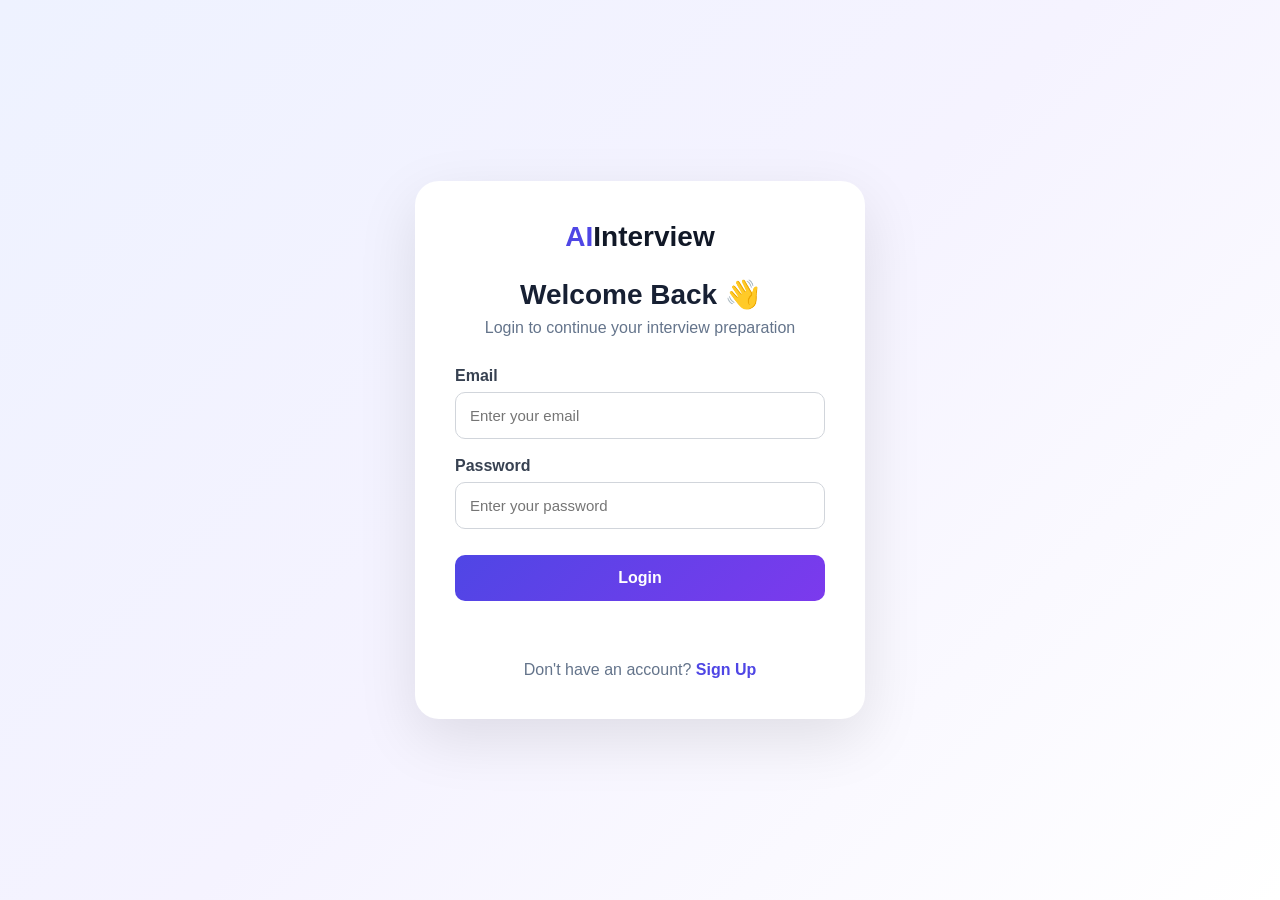
<file: index.html>
<!DOCTYPE html>
<html lang="en">

<head>

    <meta charset="UTF-8">

    <meta name="viewport" content="width=device-width, initial-scale=1.0">

    <title>Login - AI Interview</title>
    <link rel="icon" href="image/logo.png">
    <link rel="stylesheet" href="css/style.css">

</head>

<body>

    <div class="auth-container">

        <div class="auth-card">

            <div class="auth-logo">
                AI<span>Interview</span>
            </div>


            <h1>Welcome Back 👋</h1>

            <p class="auth-subtitle">
                Login to continue your interview preparation
            </p>


            <form id="loginForm">

                <div class="form-group">

                    <label>Email</label>

                    <input type="email" id="loginEmail" placeholder="Enter your email" required>

                </div>


                <div class="form-group">

                    <label>Password</label>

                    <input type="password" id="loginPassword" placeholder="Enter your password" required>

                </div>


                <button type="submit" class="auth-btn">

                    Login

                </button>

            </form>


            <p id="loginMessage" class="auth-message">
            </p>


            <div class="auth-footer">

                Don't have an account?

                <a href="signup.html">
                    Sign Up
                </a>

            </div>

        </div>

    </div>


    <script src="js/auth.js"></script>

</body>

</html>
</file>
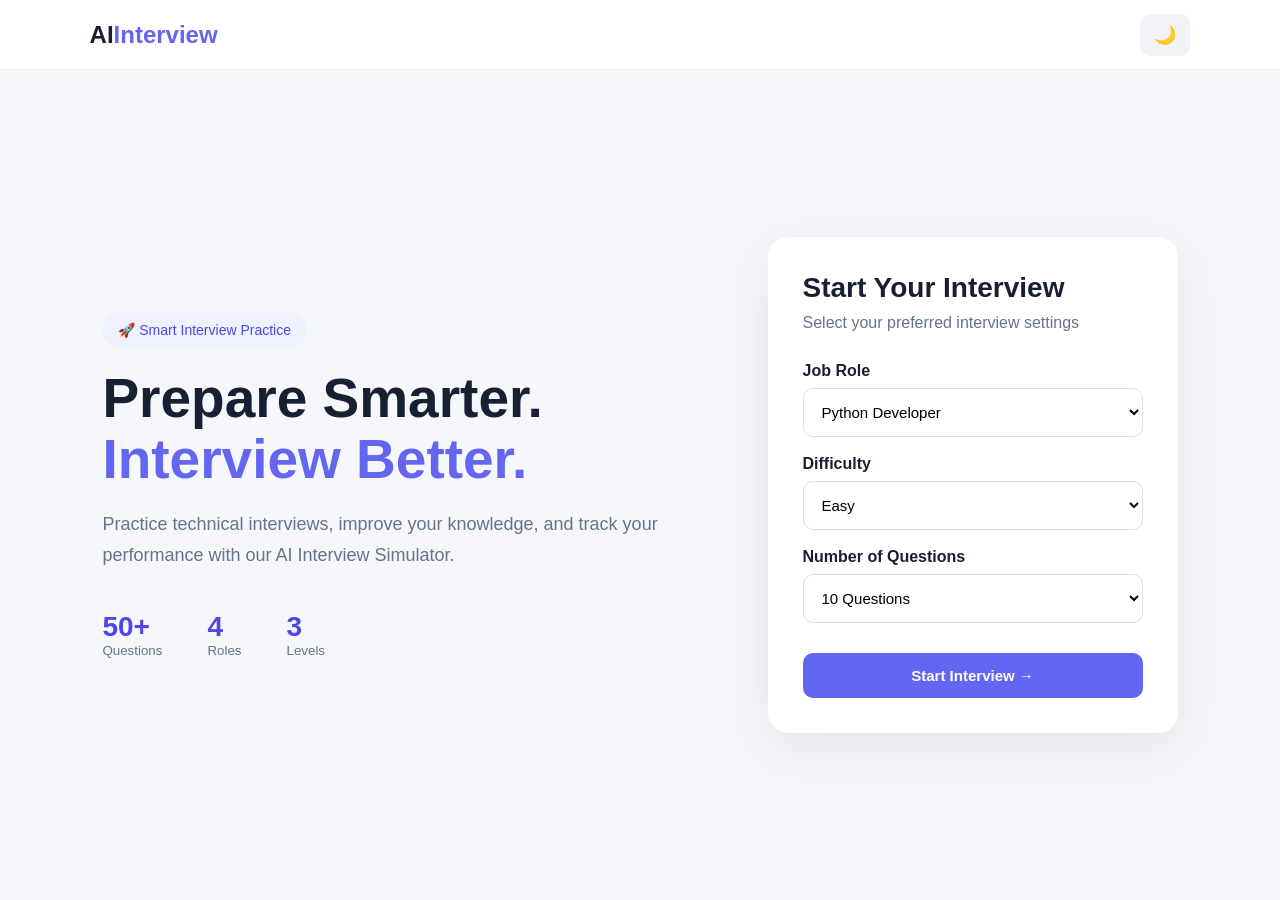
<file: home.html>
<!DOCTYPE html>
<html lang="en">
<head>
    <meta charset="UTF-8">
    <meta name="viewport" content="width=device-width, initial-scale=1.0">

    <title>AI Interview Simulator</title>

    <link rel="stylesheet" href="css/style.css">
    <link rel="icon" href="image/logo.png">

</head>

<body>

<header class="navbar">
    <div class="logo">AI<span>Interview</span></div>

    <button id="themeBtn" class="theme-btn">🌙</button>
</header>

<main class="hero">

    <section class="hero-content">

        <div class="badge">
            🚀 Smart Interview Practice
        </div>

        <h1>
            Prepare Smarter.<br>
            <span>Interview Better.</span>
        </h1>

        <p>
            Practice technical interviews, improve your knowledge,
            and track your performance with our AI Interview Simulator.
        </p>

        <div class="stats">

            <div>
                <strong>50+</strong>
                <small>Questions</small>
            </div>

            <div>
                <strong>4</strong>
                <small>Roles</small>
            </div>

            <div>
                <strong>3</strong>
                <small>Levels</small>
            </div>

        </div>

    </section>


    <section class="setup-card">

        <h2>Start Your Interview</h2>

        <p class="subtitle">
            Select your preferred interview settings
        </p>

        <label>Job Role</label>

        <select id="role">

            <option value="python">
                Python Developer
            </option>

            <option value="django">
                Django Developer
            </option>

            <option value="frontend">
                Frontend Developer
            </option>

            <option value="fullstack">
                Full Stack Developer
            </option>

        </select>


        <label>Difficulty</label>

        <select id="difficulty">

            <option value="easy">
                Easy
            </option>

            <option value="medium">
                Medium
            </option>

            <option value="hard">
                Hard
            </option>

        </select>


        <label>Number of Questions</label>

        <select id="questionCount">

            <option value="10">10 Questions</option>
            <option value="20">20 Questions</option>
            <option value="30">30 Questions</option>
            <option value="50">50 Questions</option>

        </select>


        <button id="startBtn" class="primary-btn">
            Start Interview →
        </button>

    </section>

</main>

<script src="js/index.js"></script>

</body>
</html>
</file>
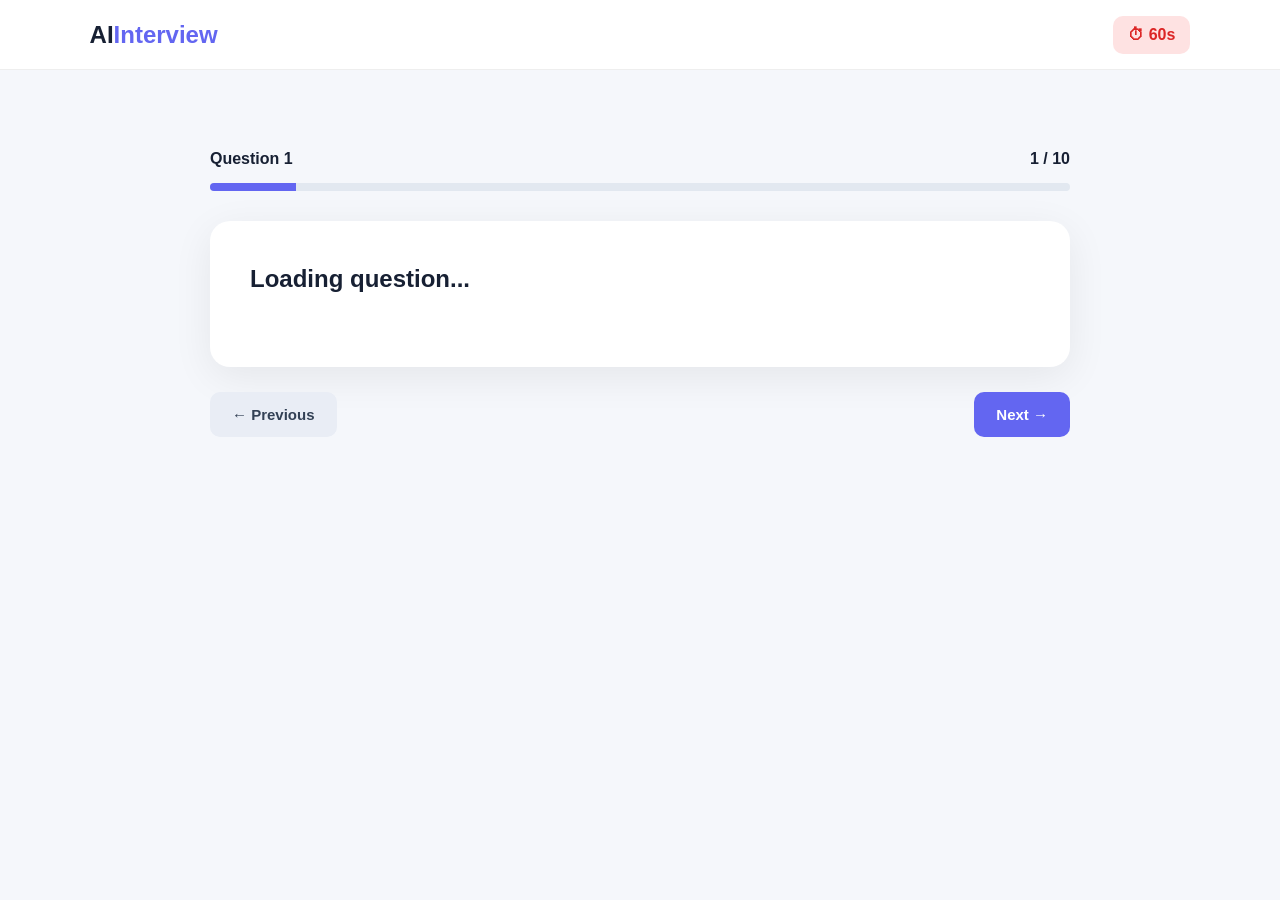
<file: interview.html>
<!DOCTYPE html>
<html lang="en">

<head>

    <meta charset="UTF-8">

    <meta name="viewport"
          content="width=device-width, initial-scale=1.0">

    <title>Interview</title>

    <link rel="stylesheet" href="css/style.css">
    <link rel="icon" href="image/logo.png">

</head>

<body>

<header class="navbar">

    <div class="logo">
        AI<span>Interview</span>
    </div>

    <div class="timer">
        ⏱ <span id="timer">60</span>s
    </div>

</header>


<main class="interview-container">

    <div class="question-header">

        <span id="questionNumber">
            Question 1
        </span>

        <span id="progressText">
            1 / 10
        </span>

    </div>


    <div class="progress-container">

        <div id="progressBar"
             class="progress-bar">
        </div>

    </div>


    <section class="question-card">

        <h2 id="question">
            Loading question...
        </h2>

        <div id="options"
             class="options">
        </div>

    </section>


    <div class="navigation">

        <button id="prevBtn"
                class="secondary-btn">
            ← Previous
        </button>

        <button id="nextBtn"
                class="primary-btn">
            Next →
        </button>

    </div>

</main>


<script src="js/questions.js"></script>
<script src="js/interview.js"></script>

</body>
</html>
</file>
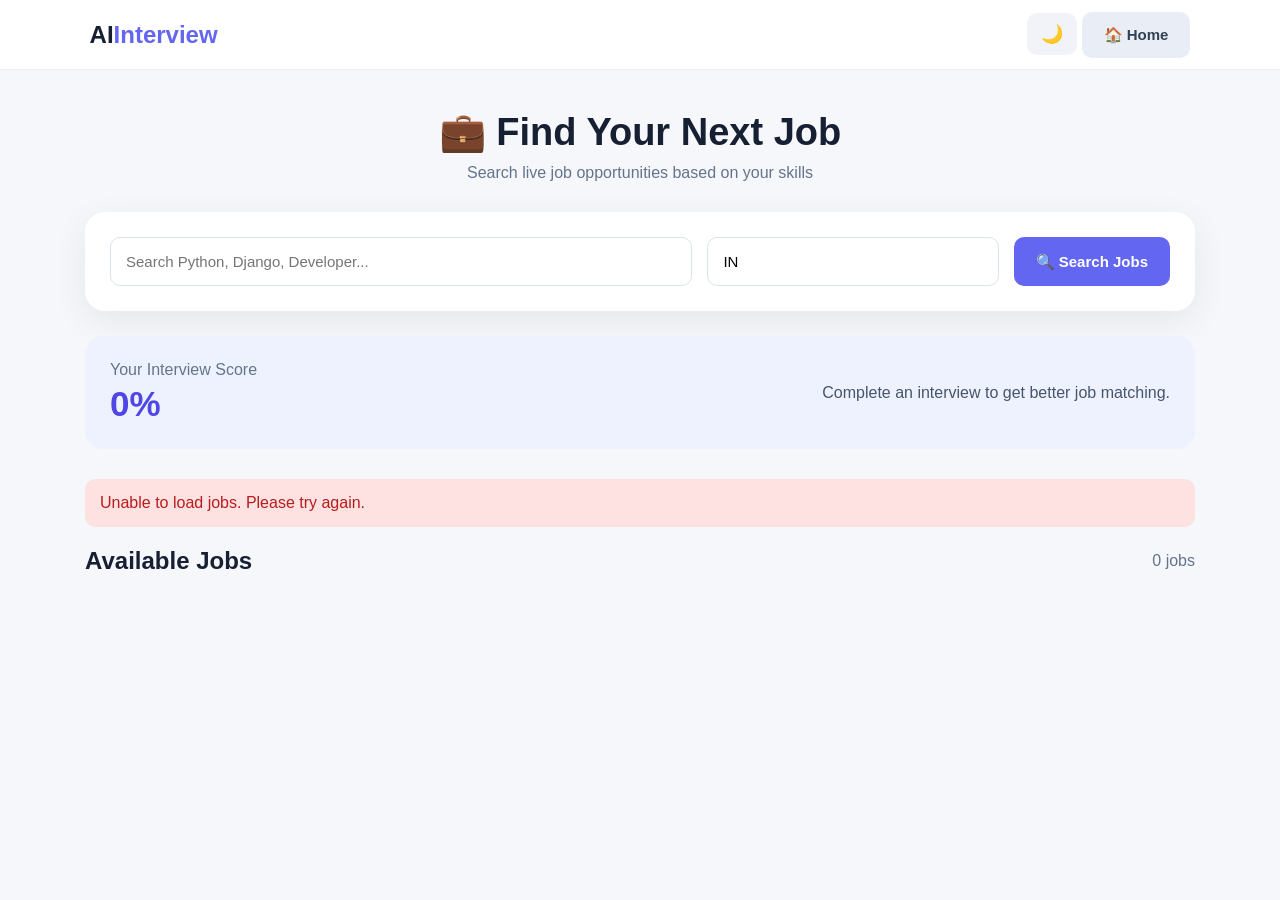
<file: jobs.html>
<!-- <!DOCTYPE html>
<html lang="en">
<head>
    <meta charset="UTF-8">
    <meta name="viewport" content="width=device-width, initial-scale=1.0">
    <title>AI Interview Jobs</title>
    <link rel="stylesheet" href="css/style.css">
</head>
<body>
    <section class="job-section">

    <div class="section-title">
        <div>
            <h2>💼 Recommended Jobs</h2>
            <p>Jobs based on your interview score and selected role</p>
        </div>
    </div>

    <div class="job-search">

        <input
            type="text"
            id="jobSearch"
            placeholder="Search job, skill or company..."
        >

        <select id="locationFilter">
            <option value="all">All Locations</option>
            <option value="Salem">Salem</option>
            <option value="Chennai">Chennai</option>
            <option value="Coimbatore">Coimbatore</option>
            <option value="Bangalore">Bangalore</option>
        </select>

        <button
            onclick="searchJobs()"
            class="primary-btn">
            🔍 Search
        </button>

    </div>

    <div id="jobList" class="job-list"></div>

</section>
<script src="js/jobs.js"></script>
</body>
</html> -->

<!DOCTYPE html>
<html lang="en">

<head>
    <meta charset="UTF-8">
    <meta name="viewport" content="width=device-width, initial-scale=1.0">

    <title>Job Search</title>

    <link rel="stylesheet" href="css/style.css">
    <link rel="icon" href="image/logo.png">
</head>

<body>

<header class="navbar">

    <div class="logo">
        AI<span>Interview</span>
    </div>

    <div class="nav-actions">

        <button id="themeBtn" class="theme-btn">
            🌙
        </button>

        <button
            onclick="location.href='page.html'"
            class="secondary-btn">
            🏠 Home
        </button>

    </div>

</header>


<main class="jobs-container">

    <section class="jobs-header">

        <h1>💼 Find Your Next Job</h1>

        <p>
            Search live job opportunities based on your skills
        </p>

    </section>


    <!-- SEARCH -->

    <section class="job-search-card">

        <input
            type="text"
            id="keyword"
            placeholder="Search Python, Django, Developer..."
        >

        <input
            type="text"
            id="country"
            placeholder="Country code e.g. IN"
            value="IN"
            maxlength="2"
        >

        <button
            id="searchBtn"
            class="primary-btn">

            🔍 Search Jobs

        </button>

    </section>


    <!-- SCORE -->

    <section class="score-banner">

        <div>

            <span>Your Interview Score</span>

            <strong id="userScore">
                0%
            </strong>

        </div>

        <p id="scoreMessage">
            Complete an interview to get better job matching.
        </p>

    </section>


    <!-- LOADING -->

    <div
        id="loading"
        class="loading"
        style="display:none;">

        Loading jobs...

    </div>


    <!-- ERROR -->

    <div
        id="errorMessage"
        class="error-message"
        style="display:none;">

    </div>


    <!-- JOB LIST -->

    <section>

        <div class="jobs-result-header">

            <h2>
                Available Jobs
            </h2>

            <span id="jobCount">
                0 jobs
            </span>

        </div>


        <div
            id="jobList"
            class="job-list">

        </div>

    </section>

</main>


<script src="js/jobs.js"></script>

</body>

</html>
</file>
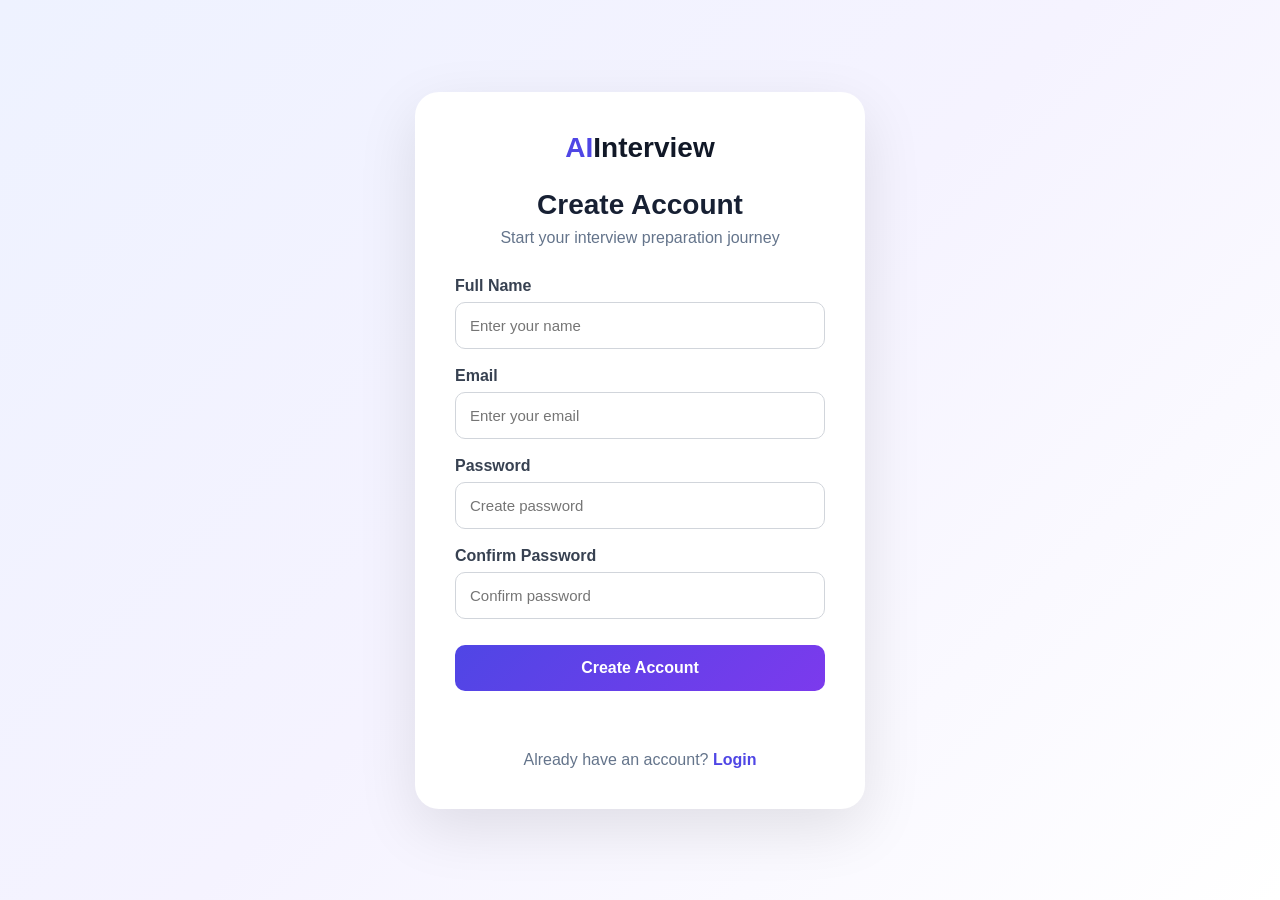
<file: signup.html>
<!DOCTYPE html>
<html lang="en">

<head>

    <meta charset="UTF-8">

    <meta name="viewport" content="width=device-width, initial-scale=1.0">

    <title>Sign Up - AI Interview</title>
    <link rel="icon" href="image/logo.png">
    <link rel="stylesheet" href="css/style.css">

</head>

<body>

    <div class="auth-container">

        <div class="auth-card">

            <div class="auth-logo">
                AI<span>Interview</span>
            </div>

            <h1>Create Account</h1>

            <p class="auth-subtitle">
                Start your interview preparation journey
            </p>


            <form id="signupForm">

                <div class="form-group">

                    <label>Full Name</label>

                    <input type="text" id="signupName" placeholder="Enter your name" required>

                </div>


                <div class="form-group">

                    <label>Email</label>

                    <input type="email" id="signupEmail" placeholder="Enter your email" required>

                </div>


                <div class="form-group">

                    <label>Password</label>

                    <input type="password" id="signupPassword" placeholder="Create password" required minlength="6">

                </div>


                <div class="form-group">

                    <label>Confirm Password</label>

                    <input type="password" id="confirmPassword" placeholder="Confirm password" required>

                </div>


                <button type="submit" class="auth-btn">

                    Create Account

                </button>

            </form>


            <p id="signupMessage" class="auth-message">
            </p>


            <div class="auth-footer">

                Already have an account?

                <a href="index.html">
                    Login
                </a>

            </div>

        </div>

    </div>


    <script src="js/auth.js"></script>

</body>

</html>
</file>
<file: css/style.css>
* {
    margin: 0;
    padding: 0;
    box-sizing: border-box;
    user-select: none;
}

body {
    font-family: Arial, sans-serif;
    background: #f5f7fb;
    color: #172033;
    min-height: 100vh;
}

.navbar {
    height: 70px;
    padding: 0 7%;
    display: flex;
    align-items: center;
    justify-content: space-between;
    background: white;
    border-bottom: 1px solid #eee;
}

.logo {
    font-size: 24px;
    font-weight: bold;
}

.logo span {
    color: #6366f1;
}

.theme-btn {
    border: none;
    background: #f1f3f8;
    padding: 10px 14px;
    border-radius: 10px;
    cursor: pointer;
    font-size: 18px;
}


/* HOME */

.hero {
    min-height: calc(100vh - 70px);
    display: grid;
    grid-template-columns: 1.2fr 0.8fr;
    gap: 50px;
    align-items: center;
    padding: 60px 8%;
}

.hero-content h1 {
    font-size: 55px;
    line-height: 1.1;
    margin: 20px 0;
}

.hero-content h1 span {
    color: #6366f1;
}

.hero-content p {
    color: #64748b;
    font-size: 18px;
    max-width: 600px;
    line-height: 1.7;
}

.badge {
    display: inline-block;
    background: #eef2ff;
    color: #4f46e5;
    padding: 10px 16px;
    border-radius: 30px;
    font-size: 14px;
}

.stats {
    display: flex;
    gap: 45px;
    margin-top: 40px;
}

.stats div {
    display: flex;
    flex-direction: column;
}

.stats strong {
    font-size: 28px;
    color: #4f46e5;
}

.stats small {
    color: #64748b;
}


/* SETUP */

.setup-card {
    background: white;
    padding: 35px;
    border-radius: 20px;
    box-shadow: 0 15px 50px rgba(0,0,0,0.08);
}

.setup-card h2 {
    font-size: 28px;
}

.subtitle {
    color: #64748b;
    margin: 10px 0 30px;
}

.setup-card label {
    display: block;
    margin: 18px 0 8px;
    font-weight: 600;
}

select {
    width: 100%;
    padding: 14px;
    border: 1px solid #ddd;
    border-radius: 10px;
    font-size: 15px;
    background: white;
}


/* BUTTONS */

.primary-btn,
.secondary-btn {
    padding: 14px 22px;
    border-radius: 10px;
    border: none;
    cursor: pointer;
    font-size: 15px;
    font-weight: bold;
}

.primary-btn {
    background: #6366f1;
    color: white;
}

.primary-btn:hover {
    background: #4f46e5;
}

.secondary-btn {
    background: #e9edf5;
    color: #334155;
}

.setup-card .primary-btn {
    width: 100%;
    margin-top: 30px;
}


/* INTERVIEW */

.interview-container {
    max-width: 900px;
    margin: 60px auto;
    padding: 20px;
}

.question-header {
    display: flex;
    justify-content: space-between;
    margin-bottom: 15px;
    font-weight: bold;
}

.progress-container {
    width: 100%;
    height: 8px;
    background: #e2e8f0;
    border-radius: 10px;
    overflow: hidden;
}

.progress-bar {
    height: 100%;
    width: 10%;
    background: #6366f1;
    transition: 0.3s;
}

.question-card {
    background: white;
    padding: 40px;
    margin-top: 30px;
    border-radius: 20px;
    box-shadow: 0 10px 40px rgba(0,0,0,0.07);
}

.question-card h2 {
    line-height: 1.5;
    margin-bottom: 30px;
}

.options {
    display: grid;
    gap: 15px;
}

.option {
    padding: 18px;
    border: 2px solid #e2e8f0;
    border-radius: 12px;
    cursor: pointer;
    transition: 0.2s;
}

.option:hover {
    border-color: #6366f1;
    background: #f5f3ff;
}

.option.selected {
    border-color: #6366f1;
    background: #eef2ff;
}

.navigation {
    display: flex;
    justify-content: space-between;
    margin-top: 25px;
}

.timer {
    background: #fee2e2;
    color: #dc2626;
    padding: 10px 15px;
    border-radius: 10px;
    font-weight: bold;
}


/* RESULT */

.result-container {
    min-height: calc(100vh - 70px);
    display: flex;
    justify-content: center;
    align-items: center;
    padding: 30px;
}

.result-card {
    background: white;
    width: 600px;
    text-align: center;
    padding: 45px;
    border-radius: 25px;
    box-shadow: 0 15px 50px rgba(0,0,0,0.08);
}

.result-icon {
    font-size: 50px;
}

.score-circle {
    width: 150px;
    height: 150px;
    border-radius: 50%;
    background: #eef2ff;
    display: flex;
    justify-content: center;
    align-items: center;
    margin: 30px auto;
}

.score-circle span {
    font-size: 32px;
    font-weight: bold;
    color: #6366f1;
}

.result-stats {
    display: grid;
    grid-template-columns: repeat(3,1fr);
    gap: 15px;
}

.result-stats div {
    background: #f8fafc;
    padding: 20px;
    border-radius: 12px;
}

.result-stats strong,
.result-stats span {
    display: block;
}

.result-stats strong {
    font-size: 25px;
}

.result-stats span {
    color: #64748b;
    margin-top: 5px;
}

.performance {
    margin: 30px 0;
}

.performance p {
    color: #64748b;
    margin-top: 10px;
}

@media(max-width: 800px) {

    .hero {
        grid-template-columns: 1fr;
        padding: 40px 5%;
    }

    .hero-content h1 {
        font-size: 40px;
    }

    .stats {
        gap: 25px;
    }

    .question-card {
        padding: 25px;
    }

    .result-card {
        width: 100%;
    }
}



/* =================================
PERFORMANCE ANALYTICS
================================= */

.analytics-container {
max-width: 1100px;
margin: 50px auto;
padding: 20px;
}

.analytics-header {
margin-bottom: 30px;
}

.analytics-header h1 {
font-size: 34px;
margin-bottom: 8px;
}

.analytics-header p {
color: #64748b;
}

/* ANALYTICS CARDS */

.analytics-cards {
display: grid;
grid-template-columns:
repeat(4, 1fr);


gap: 20px;

margin-bottom: 30px;


}

.analytics-card {
background: white;


padding: 25px;

border-radius: 18px;

box-shadow:
    0 10px 30px
    rgba(0,0,0,0.06);

text-align: center;


}

.analytics-card span {
font-size: 30px;
}

.analytics-card h3 {
margin: 12px 0;


color: #64748b;


}

.analytics-card strong {
font-size: 32px;


color: #6366f1;


}

/* CHART */

.chart-card {
background: white;


padding: 30px;

border-radius: 18px;

box-shadow:
    0 10px 30px
    rgba(0,0,0,0.06);

margin-bottom: 25px;


}

.chart-card h2 {
margin-bottom: 25px;
}

.chart-card canvas {
max-height: 350px;
}

/* PERFORMANCE */

.performance-card {
background: white;


padding: 30px;

border-radius: 18px;

box-shadow:
    0 10px 30px
    rgba(0,0,0,0.06);

margin-bottom: 30px;


}

.performance-badge {
display: inline-block;


margin: 20px 0;

padding: 12px 20px;

border-radius: 30px;

background: #eef2ff;

color: #4f46e5;

font-weight: bold;


}

.performance-card p {
color: #64748b;


line-height: 1.6;


}

/* HISTORY */

.history-section {
background: white;


padding: 30px;

border-radius: 18px;

box-shadow:
    0 10px 30px
    rgba(0,0,0,0.06);

margin-bottom: 30px;


}

.history-header {
display: flex;


justify-content: space-between;

align-items: center;

margin-bottom: 25px;


}

.delete-btn {
border: none;


padding: 10px 16px;

border-radius: 8px;

background: #fee2e2;

color: #dc2626;

cursor: pointer;


}

.table-container {
overflow-x: auto;
}

table {
width: 100%;


border-collapse: collapse;


}

th,
td {
padding: 15px;


text-align: left;

border-bottom: 1px solid #e2e8f0;


}

th {
background: #f8fafc;


color: #475569;


}

td {
color: #475569;
}

/* RESPONSIVE */

@media(max-width: 900px) {


.analytics-cards {
    grid-template-columns:
        repeat(2, 1fr);
}


}

@media(max-width: 600px) {


.analytics-cards {
    grid-template-columns: 1fr;
}

.analytics-header h1 {
    font-size: 27px;
}

.history-header {
    flex-direction: column;

    align-items: flex-start;

    gap: 15px;
}


}



/* =================================
   DARK MODE
================================= */

body.dark {
    background: #0f172a;
    color: #f8fafc;
}

body.dark .navbar {
    background: #111827;
    border-color: #1e293b;
}

body.dark .setup-card,
body.dark .question-card,
body.dark .analytics-card,
body.dark .chart-card,
body.dark .performance-card,
body.dark .history-section,
body.dark .result-card {
    background: #1e293b;
    color: #f8fafc;
}

body.dark select {
    background: #0f172a;
    color: white;
    border-color: #334155;
}

body.dark .option {
    border-color: #475569;
    background: #1e293b;
}

body.dark .option:hover,
body.dark .option.selected {
    background: #312e81;
    border-color: #818cf8;
}

body.dark th {
    background: #0f172a;
    color: #f8fafc;
}

body.dark td {
    border-color: #334155;
    color: #cbd5e1;
}

body.dark .subtitle,
body.dark .analytics-header p,
body.dark .performance-card p,
body.dark .history-section p {
    color: #94a3b8;
}


.job-section {
    background: white;
    padding: 30px;
    border-radius: 18px;
    margin-top: 30px;
    box-shadow: 0 10px 30px rgba(0,0,0,0.06);
}

.job-search {
    display: flex;
    gap: 12px;
    margin: 25px 0;
}

.job-search input,
.job-search select {
    flex: 1;
    padding: 13px;
    border: 1px solid #ddd;
    border-radius: 10px;
}

.job-list {
    display: grid;
    gap: 18px;
}

.job-card {
    display: flex;
    justify-content: space-between;
    align-items: center;
    padding: 22px;
    border: 1px solid #e2e8f0;
    border-radius: 15px;
}

.job-info h3 {
    margin-bottom: 10px;
}

.job-info p {
    margin: 5px 0;
    color: #64748b;
}

.job-match {
    text-align: center;
}

.job-match strong {
    display: block;
    font-size: 28px;
    color: #4f46e5;
}

.job-match span {
    display: block;
    margin-bottom: 12px;
    color: #64748b;
}

@media (max-width: 600px) {

    .job-search {
        flex-direction: column;
    }

    .job-card {
        flex-direction: column;
        align-items: flex-start;
        gap: 20px;
    }

    .job-match {
        text-align: left;
    }
}


.jobs-container {
    max-width: 1150px;
    margin: auto;
    padding: 40px 20px;
}


.jobs-header {
    text-align: center;
    margin-bottom: 30px;
}


.jobs-header h1 {
    font-size: 38px;
    margin-bottom: 10px;
}


.jobs-header p {
    color: #64748b;
}


/* SEARCH */

.job-search-card {
    background: white;
    padding: 25px;

    border-radius: 20px;

    box-shadow:
        0 10px 35px rgba(0,0,0,0.07);

    display: grid;

    grid-template-columns:
        2fr 1fr auto;

    gap: 15px;

    margin-bottom: 25px;
}


.job-search-card input {
    padding: 15px;

    border: 1px solid #dbe3ee;

    border-radius: 10px;

    font-size: 15px;

    outline: none;
}


.job-search-card input:focus {
    border-color: #6366f1;
}


/* SCORE */

.score-banner {
    display: flex;

    justify-content: space-between;

    align-items: center;

    padding: 25px;

    margin-bottom: 30px;

    border-radius: 18px;

    background: #eef2ff;
}


.score-banner span {
    display: block;

    color: #64748b;

    margin-bottom: 5px;
}


.score-banner strong {
    font-size: 35px;

    color: #4f46e5;
}


.score-banner p {
    color: #475569;
}


/* RESULT HEADER */

.jobs-result-header {
    display: flex;

    justify-content: space-between;

    align-items: center;

    margin-bottom: 20px;
}


.jobs-result-header span {
    color: #64748b;
}


/* JOB LIST */

.job-list {
    display: grid;

    gap: 18px;
}


.job-card {
    background: white;

    padding: 25px;

    border-radius: 18px;

    box-shadow:
        0 8px 30px rgba(0,0,0,0.06);

    display: flex;

    justify-content: space-between;

    gap: 20px;

    transition: 0.2s;
}


.job-card:hover {
    transform: translateY(-3px);
}


.job-main {
    display: flex;

    gap: 20px;
}


.job-logo {
    width: 65px;

    height: 65px;

    border-radius: 12px;

    background: #f1f5f9;

    display: flex;

    justify-content: center;

    align-items: center;

    font-size: 28px;

    overflow: hidden;

    flex-shrink: 0;
}


.job-logo img {
    width: 100%;

    height: 100%;

    object-fit: contain;
}


.job-details h3 {
    margin-bottom: 8px;

    font-size: 20px;
}


.job-details p {
    color: #64748b;

    margin: 5px 0;
}


.company {
    font-weight: 600;
}


.tags {
    display: flex;

    gap: 8px;

    margin-top: 12px;
}


.tags span {
    background: #eef2ff;

    color: #4f46e5;

    padding: 6px 10px;

    border-radius: 20px;

    font-size: 12px;
}


/* ACTION */

.job-actions {
    display: flex;

    flex-direction: column;

    align-items: flex-end;

    justify-content: space-between;

    min-width: 130px;
}


.match-score {
    text-align: center;
}


.match-score strong {
    display: block;

    font-size: 27px;

    color: #16a34a;
}


.match-score span {
    color: #64748b;

    font-size: 13px;
}


.apply-btn {
    text-decoration: none;

    background: #4f46e5;

    color: white;

    padding: 11px 18px;

    border-radius: 9px;

    font-weight: 600;
}


.apply-btn:hover {
    background: #4338ca;
}


/* LOADING */

.loading {
    text-align: center;

    padding: 40px;

    color: #6366f1;

    font-weight: 600;
}


/* ERROR */

.error-message {
    background: #fee2e2;

    color: #b91c1c;

    padding: 15px;

    border-radius: 10px;

    margin-bottom: 20px;
}


.no-jobs {
    text-align: center;

    padding: 50px;

    background: white;

    border-radius: 18px;
}


/* DARK MODE */

body.dark .job-search-card,
body.dark .job-card,
body.dark .no-jobs {
    background: #1e293b;
    color: white;
}


body.dark .job-search-card input {
    background: #0f172a;

    color: white;

    border-color: #475569;
}


body.dark .score-banner {
    background: #312e81;
}


body.dark .score-banner p,
body.dark .score-banner span {
    color: #cbd5e1;
}


body.dark .job-details p {
    color: #94a3b8;
}


body.dark .job-logo {
    background: #0f172a;
}


/* MOBILE */

@media (max-width: 700px) {

    .jobs-container {
        padding: 25px 12px;
    }


    .jobs-header h1 {
        font-size: 28px;
    }


    .job-search-card {
        grid-template-columns: 1fr;
    }


    .score-banner {
        flex-direction: column;

        align-items: flex-start;

        gap: 15px;
    }


    .job-card {
        flex-direction: column;
    }


    .job-main {
        flex-direction: column;
    }


    .job-actions {
        flex-direction: row;

        align-items: center;

        width: 100%;
    }


    .job-logo {
        width: 55px;

        height: 55px;
    }

}

/* ==========================================
   RESULT PAGE BUTTONS
========================================== */

.result-buttons {
    display: flex;
    justify-content:space-between;
    align-items: center;
    gap: 15px;
    margin: 30px 0;
    flex-wrap: wrap;
}


/* FIND JOBS / PRIMARY BUTTON */

.result-buttons .primary-btn {
    border: none;
    background: linear-gradient(135deg, #4f46e5, #7c3aed);
    color: #ffffff;
    padding: 14px 24px;
    border-radius: 12px;
    font-size: 15px;
    font-weight: 600;
    cursor: pointer;
    transition: all 0.3s ease;
    box-shadow: 0 8px 20px rgba(79, 70, 229, 0.25);
}


/* Hover */

.result-buttons .primary-btn:hover {
    transform: translateY(-3px);
    box-shadow: 0 12px 25px rgba(79, 70, 229, 0.35);
}


/* Click */

.result-buttons .primary-btn:active {
    transform: scale(0.97);
}


/* NEW INTERVIEW / SECONDARY BUTTON */

.result-buttons .secondary-btn {
    border: 1px solid #d1d5db;
    background: #ffffff;
    color: #374151;
    padding: 14px 24px;
    border-radius: 12px;
    font-size: 15px;
    font-weight: 600;
    cursor: pointer;
    transition: all 0.3s ease;
}


/* Hover */

.result-buttons .secondary-btn:hover {
    background: #f3f4f6;
    transform: translateY(-2px);
}


/* ==========================================
   DARK MODE
========================================== */

body.dark .result-buttons .secondary-btn {
    background: #1e293b;
    color: #f8fafc;
    border-color: #475569;
}


body.dark .result-buttons .secondary-btn:hover {
    background: #334155;
}


/* ==========================================
   MOBILE
========================================== */

@media (max-width: 600px) {

    .result-buttons {
        flex-direction: column;
        width: 100%;
        padding: 0 15px;
    }


    .result-buttons .primary-btn,
    .result-buttons .secondary-btn {
        width: 100%;
        max-width: 400px;
        text-align: center;
        padding: 14px 18px;
    }

}

/* ========================================
   AUTH PAGE
======================================== */

.auth-container {

    min-height: 100vh;

    display: flex;

    justify-content: center;

    align-items: center;

    padding: 20px;

    background:
        linear-gradient(
            135deg,
            #eef2ff,
            #f5f3ff,
            #ffffff
        );

}


.auth-card {

    width: 100%;

    max-width: 450px;

    background: white;

    padding: 40px;

    border-radius: 24px;

    box-shadow:
        0 20px 60px rgba(
            0,
            0,
            0,
            0.10
        );

}


.auth-logo {

    text-align: center;

    font-size: 28px;

    font-weight: 800;

    color: #4f46e5;

    margin-bottom: 25px;

}


.auth-logo span {

    color: #111827;

}


.auth-card h1 {

    text-align: center;

    margin-bottom: 8px;

    font-size: 28px;

}


.auth-subtitle {

    text-align: center;

    color: #64748b;

    margin-bottom: 30px;

}


.form-group {

    margin-bottom: 18px;

}


.form-group label {

    display: block;

    margin-bottom: 7px;

    font-weight: 600;

    color: #374151;

}


.form-group input {

    width: 100%;

    box-sizing: border-box;

    padding: 14px;

    border: 1px solid #d1d5db;

    border-radius: 10px;

    font-size: 15px;

    outline: none;

}


.form-group input:focus {

    border-color: #6366f1;

    box-shadow:
        0 0 0 3px
        rgba(
            99,
            102,
            241,
            0.12
        );

}


.auth-btn {

    width: 100%;

    border: none;

    padding: 14px;

    border-radius: 10px;

    background:
        linear-gradient(
            135deg,
            #4f46e5,
            #7c3aed
        );

    color: white;

    font-size: 16px;

    font-weight: 700;

    cursor: pointer;

    margin-top: 8px;

    transition: 0.3s;

}


.auth-btn:hover {

    transform: translateY(-2px);

}


.auth-message {

    text-align: center;

    min-height: 20px;

    margin-top: 15px;

    font-size: 14px;

}


.auth-message.success {

    color: #16a34a;

}


.auth-message.error {

    color: #dc2626;

}


.auth-footer {

    text-align: center;

    margin-top: 25px;

    color: #64748b;

}


.auth-footer a {

    color: #4f46e5;

    font-weight: 700;

    text-decoration: none;

}


@media (max-width: 500px) {

    .auth-card {

        padding: 28px 20px;

        border-radius: 18px;

    }


    .auth-card h1 {

        font-size: 24px;

    }

}
</file>
